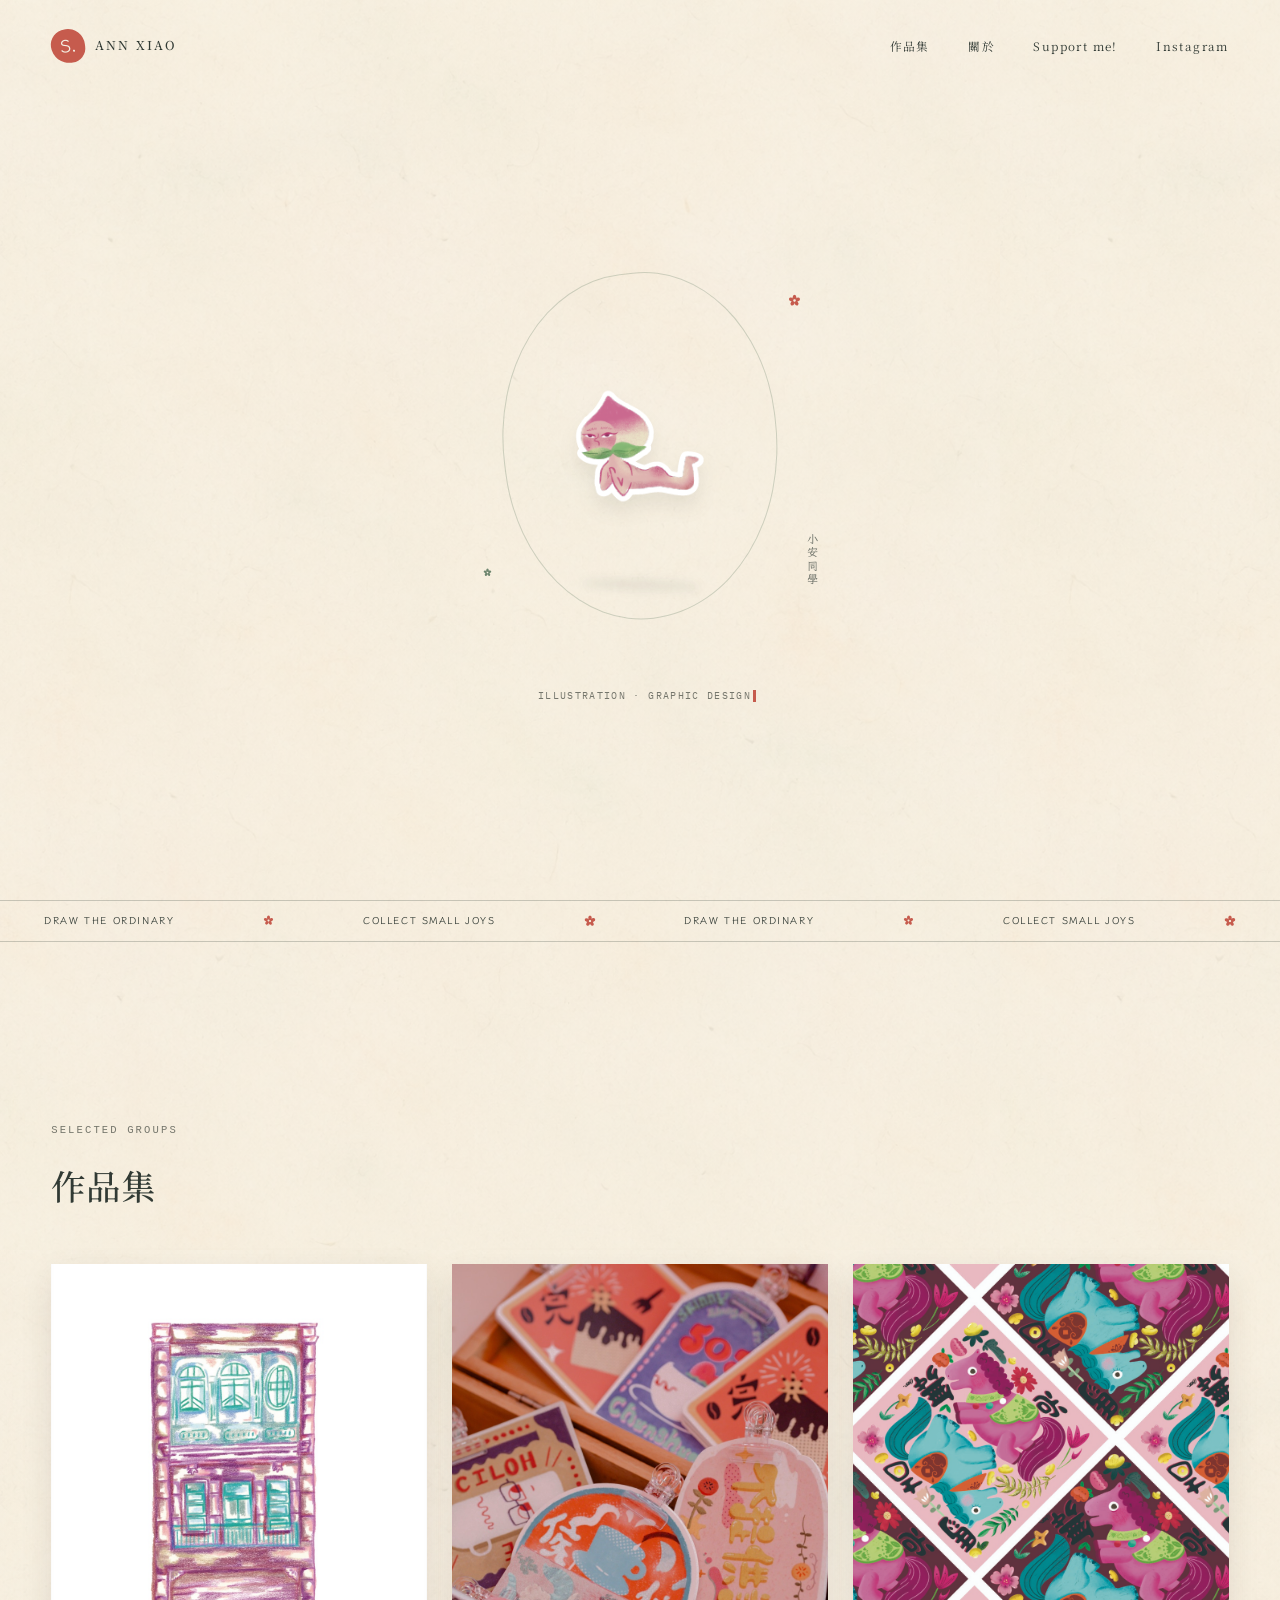
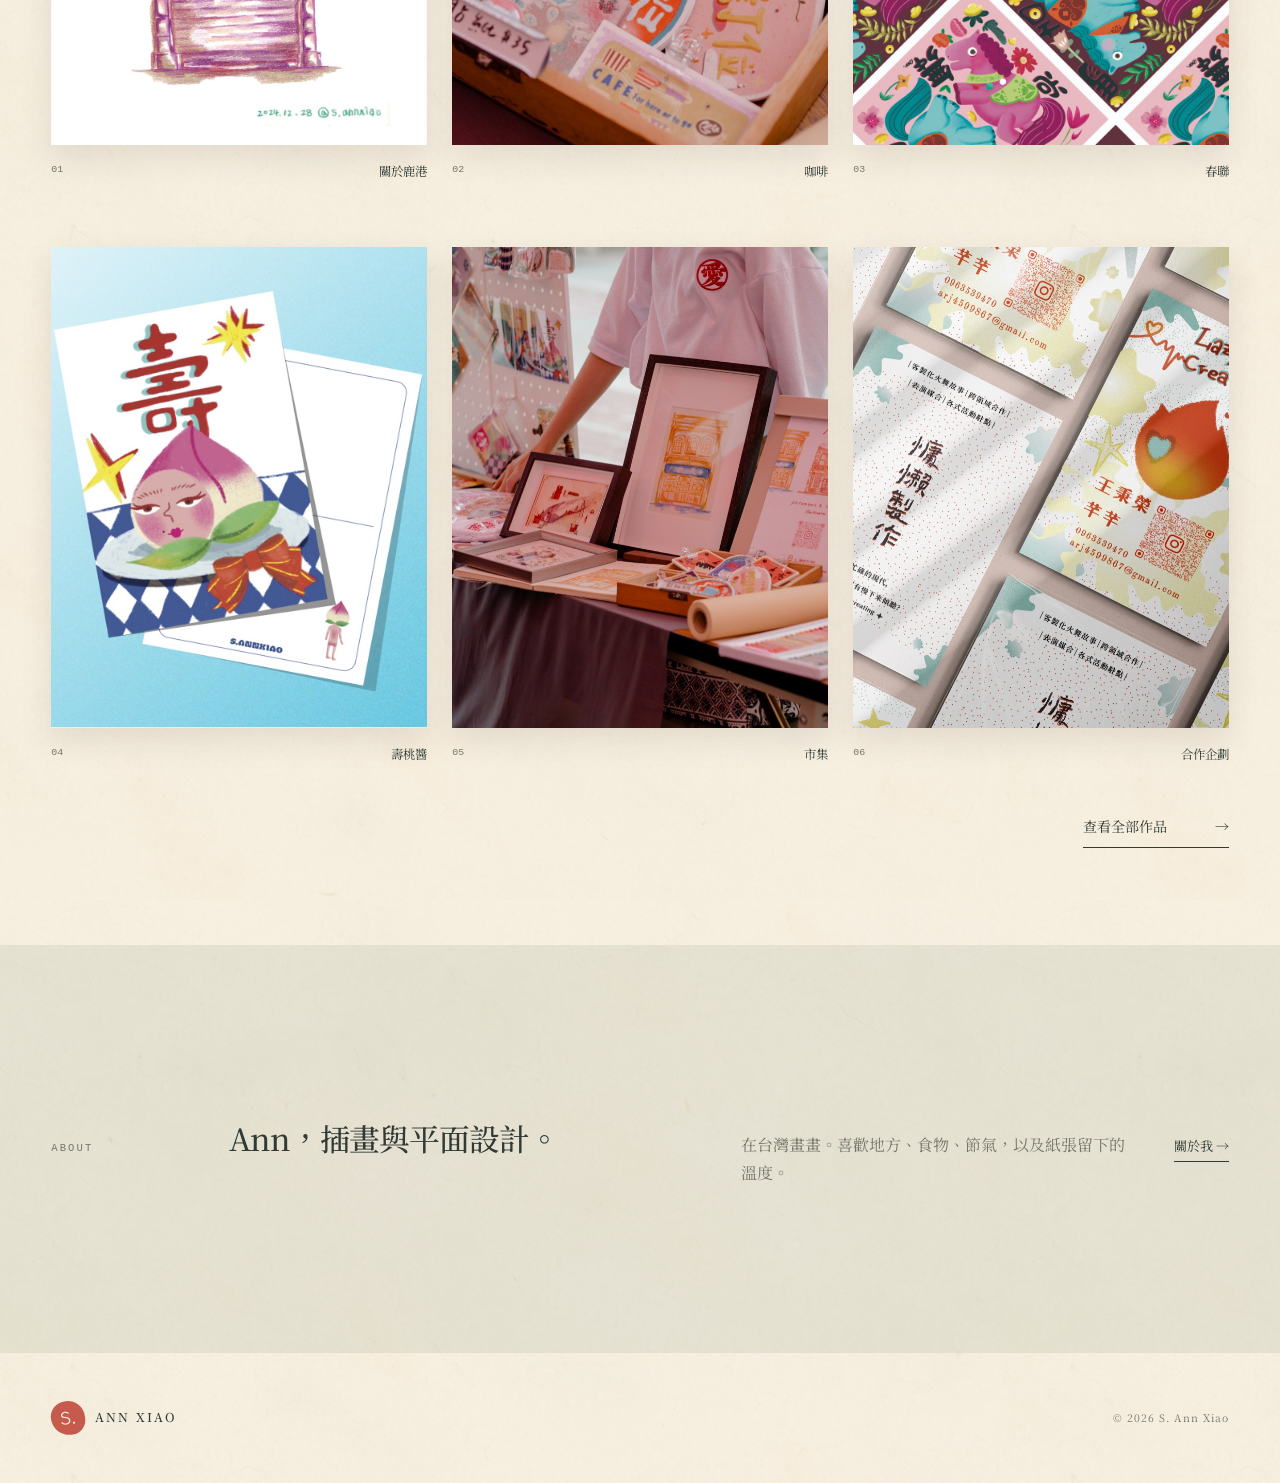
<file: index.html>
<!doctype html>
<html lang="zh-Hant">
  <head>
    <meta charset="UTF-8" />
    <meta name="viewport" content="width=device-width, initial-scale=1" />
    <meta name="theme-color" content="#f4efe3" />
    <meta name="description" content="S. Ann Xiao — 插畫與平面設計作品集。" />
    <meta property="og:title" content="S. Ann Xiao — Illustration Portfolio" />
    <meta property="og:description" content="鹿港女兒小安同學的插畫與平面設計作品集。" />
    <meta property="og:type" content="website" />
    <meta property="og:url" content="https://sinhannxiao.github.io/s-annxiao/" />
    <meta property="og:image" content="https://sinhannxiao.github.io/s-annxiao/src/assets/images/web/share-card-front.png" />
    <meta property="og:image:secure_url" content="https://sinhannxiao.github.io/s-annxiao/src/assets/images/web/share-card-front.png" />
    <meta property="og:image:type" content="image/png" />
    <meta property="og:image:width" content="1200" />
    <meta property="og:image:height" content="630" />
    <meta property="og:image:alt" content="小安同學紅色花朵格紋名片插畫" />
    <meta name="twitter:card" content="summary_large_image" />
    <meta name="twitter:title" content="S. Ann Xiao — Illustration Portfolio" />
    <meta name="twitter:description" content="鹿港女兒小安同學的插畫與平面設計作品集。" />
    <meta name="twitter:image" content="https://sinhannxiao.github.io/s-annxiao/src/assets/images/web/share-card-front.png" />
    <title>S. Ann Xiao — Illustration &amp; Design</title>
    <link rel="icon" href="src/assets/images/projects/peach-bun/%E8%B3%80.png" />
    <link rel="preload" href="src/assets/images/ui/paper-texture.jpg" as="image" />
    <link rel="preconnect" href="https://fonts.googleapis.com" />
    <link rel="preconnect" href="https://fonts.gstatic.com" crossorigin />
    <link href="https://fonts.googleapis.com/css2?family=IBM+Plex+Mono:wght@400&amp;family=LXGW+WenKai+TC:wght@400&amp;family=Noto+Serif+TC:wght@400;500&amp;display=swap" rel="stylesheet" />
    <link rel="stylesheet" href="src/styles.css?v=20260907-2" />
    <script src="src/main.js?v=20260907-2" defer></script>
  </head>
  <body>
    <a class="skip-link" href="#main">跳到主要內容</a>
    <header class="site-header page-shell">
      <a class="brand" href="index.html" aria-label="首頁"><span class="brand-mark">s.</span><span>ann xiao</span></a>
      <nav class="site-nav" aria-label="主要選單">
        <a href="works/index.html">作品集</a>
        <a href="about/index.html">關於</a>
        <a href="https://myship.7-11.com.tw/general/detail/GM2601152085124" target="_blank" rel="noreferrer">Support me!</a>
        <a href="https://www.instagram.com/s.annxiao/" target="_blank" rel="noreferrer">Instagram</a>
      </nav>
    </header>

    <main id="main">
      <section class="home-hero page-shell">
        <div class="home-object" data-reveal>
          <div class="home-art-vignette">
            <span class="flower-icon hero-flower hero-flower-one" aria-hidden="true"></span>
            <span class="flower-icon hero-flower hero-flower-two" aria-hidden="true"></span>
            <img src="src/assets/images/projects/peach-bun/%E8%BA%BA.png" alt="躺著休息的壽桃角色插畫" width="239" height="336" />
            <p class="hero-signature">小安同學</p>
          </div>
          <p class="typing-line" data-typewriter="ILLUSTRATION · GRAPHIC DESIGN" aria-label="Illustration · Graphic Design"><span data-typewriter-output aria-hidden="true">ILLUSTRATION · GRAPHIC DESIGN</span></p>
        </div>
      </section>

      <div class="flower-marquee" aria-hidden="true">
        <div class="flower-track">
          <div class="flower-line"><span>draw the ordinary</span><i class="flower-icon"></i><span>collect small joys</span><i class="flower-icon"></i><span>draw the ordinary</span><i class="flower-icon"></i><span>collect small joys</span><i class="flower-icon"></i></div>
          <div class="flower-line"><span>draw the ordinary</span><i class="flower-icon"></i><span>collect small joys</span><i class="flower-icon"></i><span>draw the ordinary</span><i class="flower-icon"></i><span>collect small joys</span><i class="flower-icon"></i></div>
        </div>
      </div>

      <section class="home-work page-shell" aria-labelledby="home-work-title">
        <header class="minimal-heading" data-reveal>
          <div><p class="eyebrow">Selected groups</p><h2 id="home-work-title">作品集</h2></div>
        </header>
        <div class="cover-grid">
          <a class="cover" href="works/project.html?collection=lukang" data-reveal><div><img src="src/assets/images/web/lukang-building.jpg" alt="五銅街屋插畫" loading="lazy" /></div><span><b>01</b> 關於鹿港</span></a>
          <a class="cover" href="works/project.html?collection=coffee" data-reveal><div><img src="src/assets/images/web/coffee-market.jpg" alt="咖啡出展商品照" loading="lazy" /></div><span><b>02</b> 咖啡</span></a>
          <a class="cover" href="works/project.html?collection=new-year" data-reveal><div><img src="src/assets/images/web/newyear-horse-3.jpg" alt="馬年 2026 插畫" loading="lazy" /></div><span><b>03</b> 春聯</span></a>
          <a class="cover" href="works/project.html?collection=peach-bun" data-reveal><div><img src="src/assets/images/web/peach-blue.jpg" alt="藍色壽桃角色" loading="lazy" /></div><span><b>04</b> 壽桃醬</span></a>
          <a class="cover" href="works/project.html?collection=market" data-reveal><div><img src="src/assets/images/web/market-round-table.jpg" alt="Round Table 市集出展" loading="lazy" /></div><span><b>05</b> 市集</span></a>
          <a class="cover" href="works/project.html?collection=collaboration" data-reveal><div><img src="src/assets/images/web/collaboration-mockup.jpg" alt="Lazyprod 合作名片設計" loading="lazy" /></div><span><b>06</b> 合作企劃</span></a>
        </div>
        <a class="all-work-link" href="works/index.html">查看全部作品 <span>→</span></a>
      </section>

      <section id="about" class="home-about">
        <div class="page-shell home-about-inner" data-reveal>
          <p class="eyebrow">About</p><h2>Ann，插畫與平面設計。</h2>
          <p>在台灣畫畫。喜歡地方、食物、節氣，以及紙張留下的溫度。</p>
          <a href="about/index.html">關於我 →</a>
        </div>
      </section>
    </main>
    <footer class="site-footer page-shell"><a class="brand" href="index.html"><span class="brand-mark">s.</span><span>ann xiao</span></a><p>© <span id="year"></span> S. Ann Xiao</p></footer>
  </body>
</html>
</file>
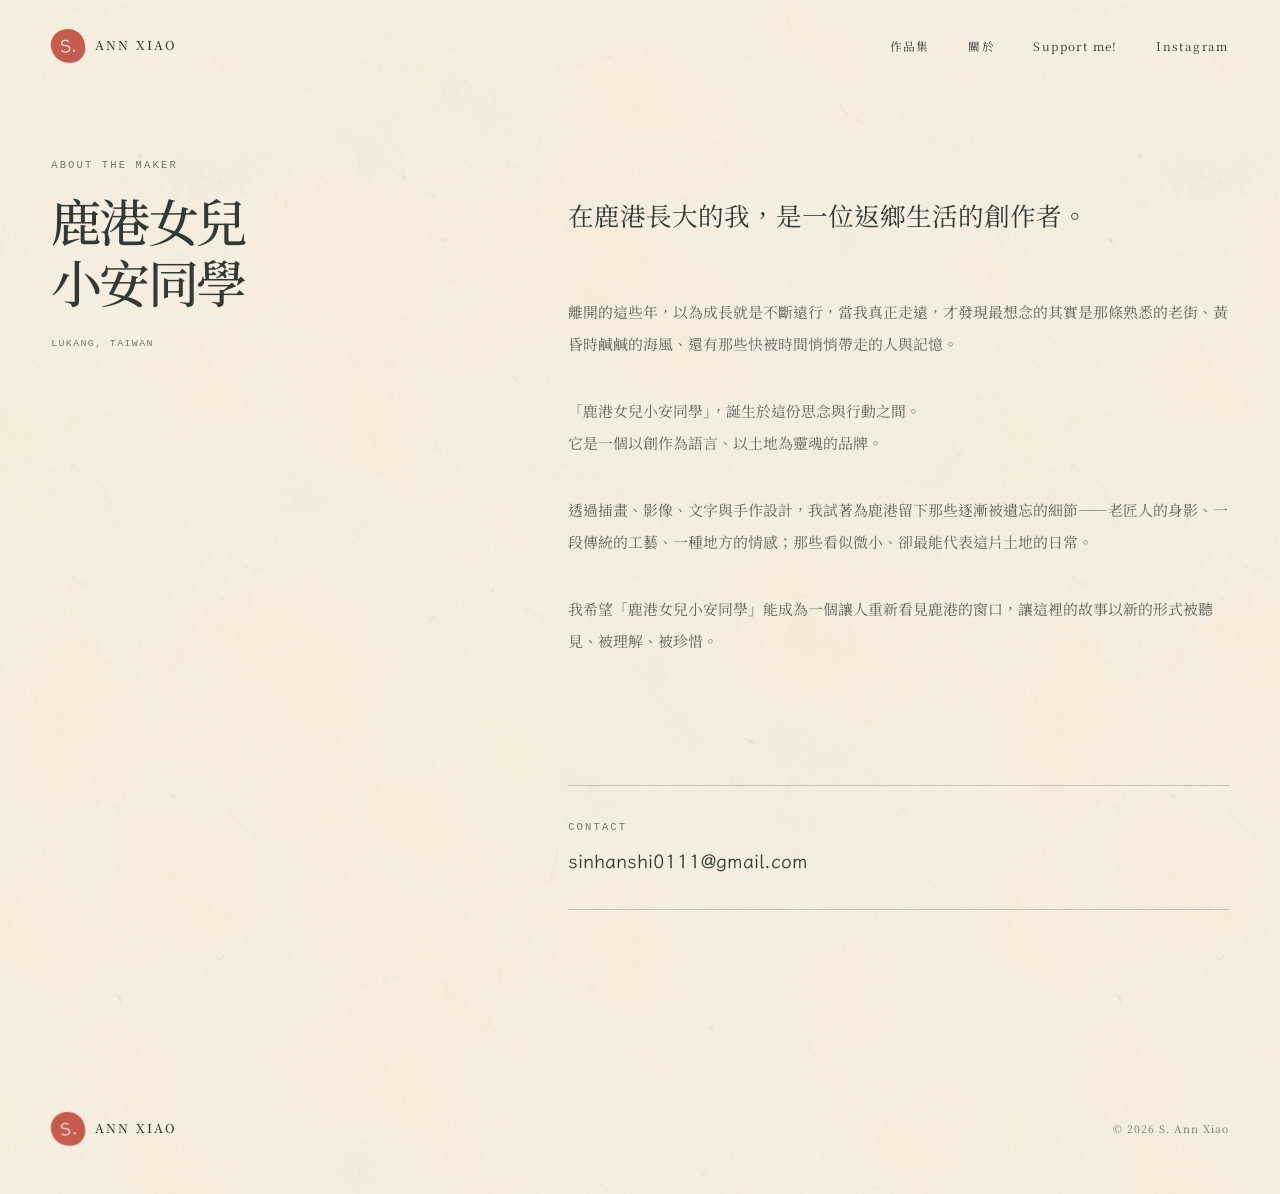
<file: about/index.html>
<!doctype html>
<html lang="zh-Hant">
  <head>
    <meta charset="UTF-8" />
    <meta name="viewport" content="width=device-width, initial-scale=1" />
    <meta name="theme-color" content="#f4efe3" />
    <meta name="description" content="關於鹿港女兒小安同學——一位返鄉生活的鹿港創作者。" />
    <title>關於 — S. Ann Xiao</title>
    <link rel="icon" href="../src/assets/images/projects/peach-bun/%E8%B3%80.png" />
    <link rel="preconnect" href="https://fonts.googleapis.com" />
    <link rel="preconnect" href="https://fonts.gstatic.com" crossorigin />
    <link href="https://fonts.googleapis.com/css2?family=LXGW+WenKai+TC:wght@400&amp;family=Noto+Serif+TC:wght@400;500&amp;display=swap" rel="stylesheet" />
    <link rel="stylesheet" href="../src/styles.css?v=20260907-2" />
    <script src="../src/main.js?v=20260907-2" defer></script>
  </head>
  <body>
    <a class="skip-link" href="#main">跳到主要內容</a>
    <header class="site-header page-shell">
      <a class="brand" href="../index.html"><span class="brand-mark">s.</span><span>ann xiao</span></a>
      <nav class="site-nav" aria-label="主要選單">
        <a href="../works/index.html">作品集</a>
        <a href="index.html" aria-current="page">關於</a>
        <a href="https://myship.7-11.com.tw/general/detail/GM2601152085124" target="_blank" rel="noreferrer">Support me!</a>
        <a href="https://www.instagram.com/s.annxiao/" target="_blank" rel="noreferrer">Instagram</a>
      </nav>
    </header>

    <main id="main" class="about-page page-shell">
      <aside class="about-title" data-reveal>
        <p class="eyebrow">About the maker</p>
        <h1>鹿港女兒<br />小安同學</h1>
        <p class="about-place">Lukang, Taiwan</p>
      </aside>

      <article class="about-story" data-reveal>
        <p class="about-lead">在鹿港長大的我，是一位返鄉生活的創作者。</p>
        <p>
          離開的這些年，以為成長就是不斷遠行，當我真正走遠，才發現最想念的其實是那條熟悉的老街、黃昏時鹹鹹的海風、還有那些快被時間悄悄帶走的人與記憶。
        </p>
        <p>
          「鹿港女兒小安同學」，誕生於這份思念與行動之間。<br />
          它是一個以創作為語言、以土地為靈魂的品牌。
        </p>
        <p>
          透過插畫、影像、文字與手作設計，我試著為鹿港留下那些逐漸被遺忘的細節——老匠人的身影、一段傳統的工藝、一種地方的情感；那些看似微小、卻最能代表這片土地的日常。
        </p>
        <p>
          我希望「鹿港女兒小安同學」能成為一個讓人重新看見鹿港的窗口，讓這裡的故事以新的形式被聽見、被理解、被珍惜。
        </p>

        <div class="about-contact">
          <p class="eyebrow">Contact</p>
          <a href="mailto:sinhanshi0111@gmail.com">sinhanshi0111@gmail.com</a>
        </div>

      </article>
    </main>

    <footer class="site-footer page-shell">
      <a class="brand" href="../index.html"><span class="brand-mark">s.</span><span>ann xiao</span></a>
      <p>© <span id="year"></span> S. Ann Xiao</p>
    </footer>
  </body>
</html>
</file>
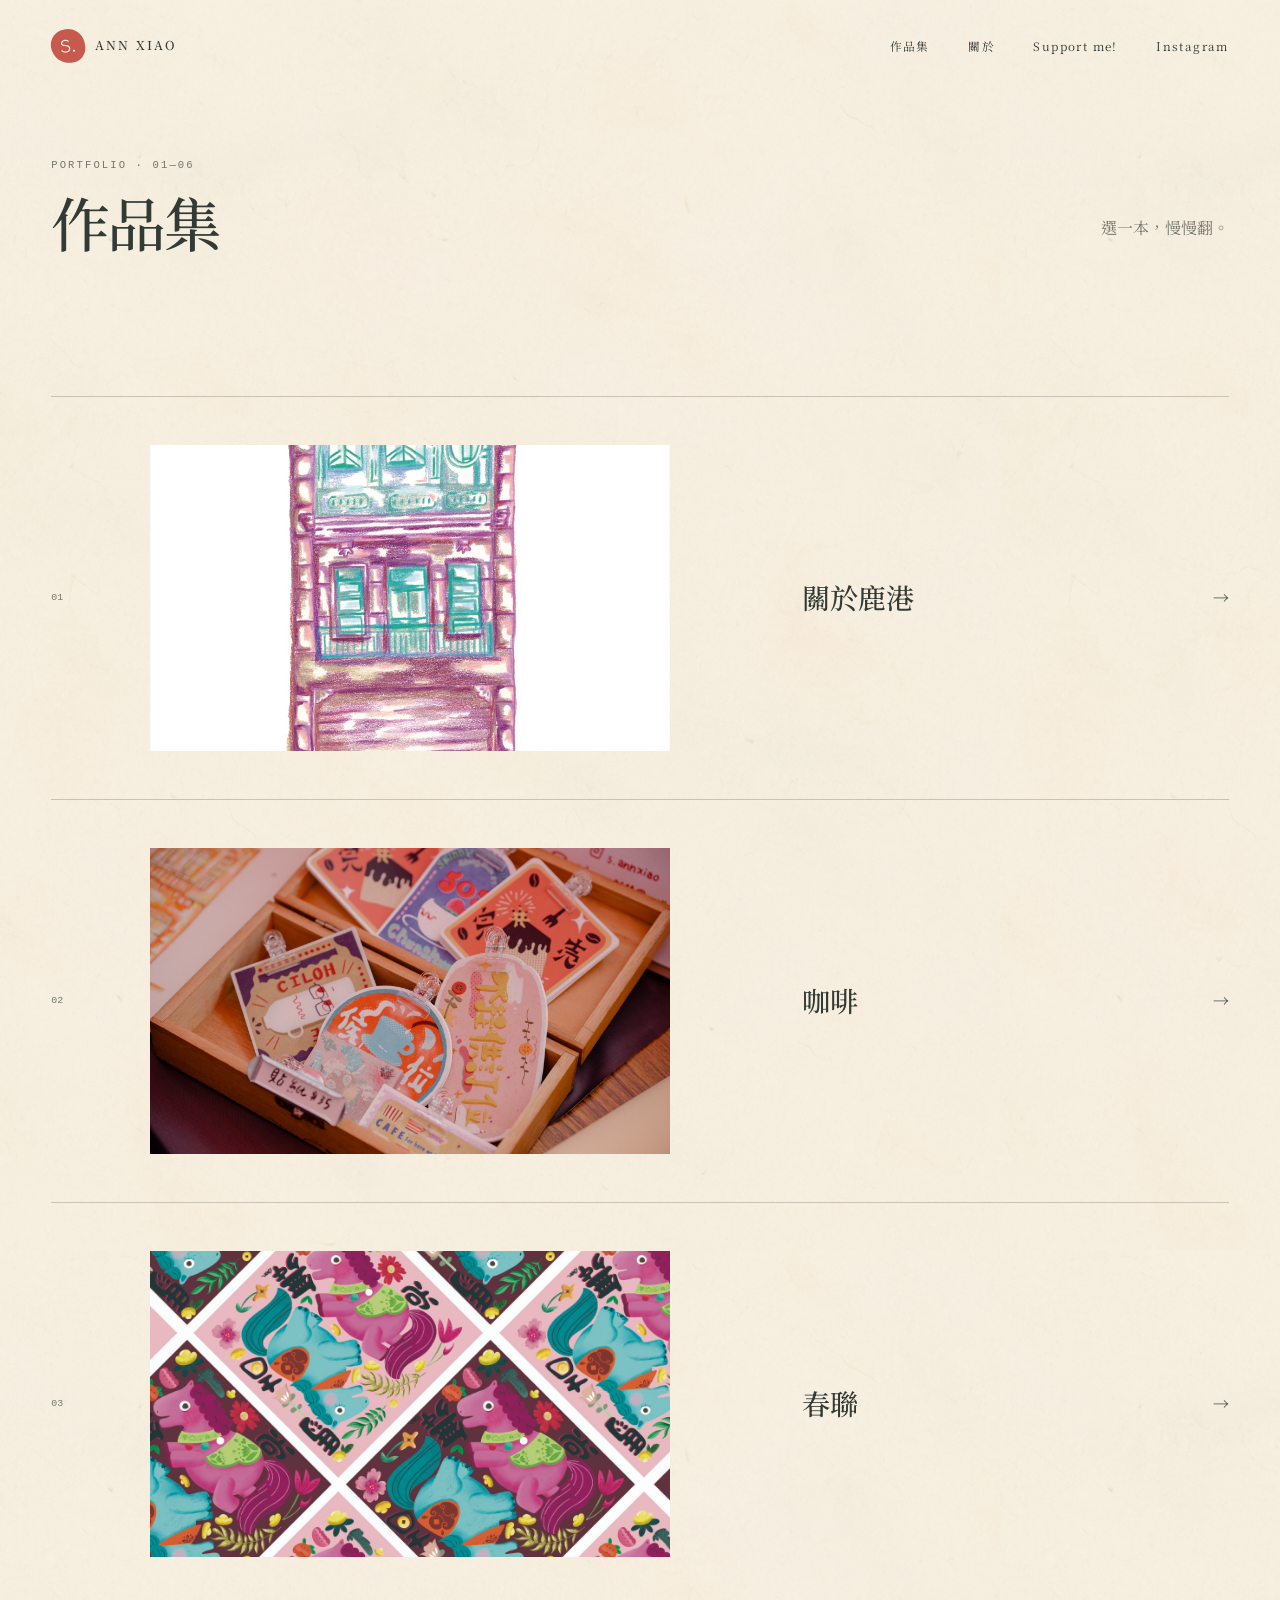
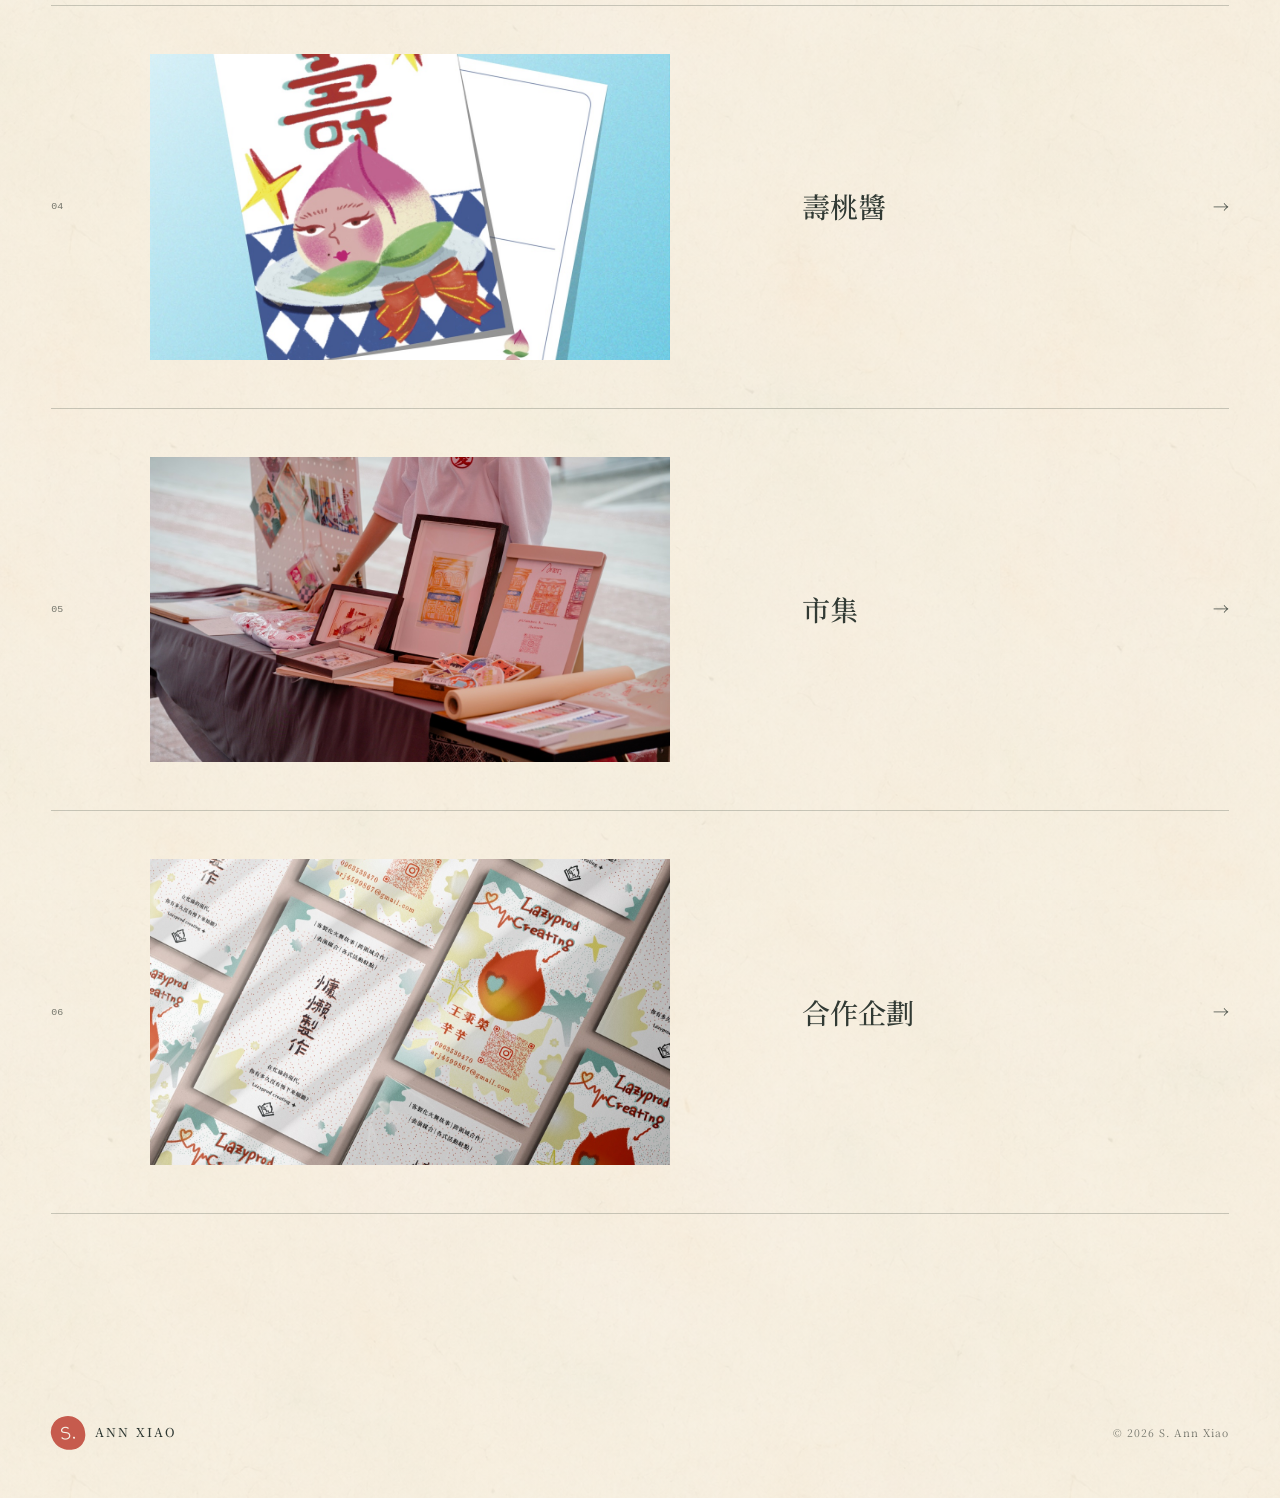
<file: works/index.html>
<!doctype html>
<html lang="zh-Hant">
  <head>
    <meta charset="UTF-8" />
    <meta name="viewport" content="width=device-width, initial-scale=1" />
    <meta name="theme-color" content="#f4efe3" />
    <meta name="description" content="S. Ann Xiao 的完整插畫與平面設計作品集。" />
    <title>作品集 — S. Ann Xiao</title>
    <link rel="icon" href="../src/assets/images/projects/peach-bun/%E8%B3%80.png" />
    <link rel="preconnect" href="https://fonts.googleapis.com" />
    <link rel="preconnect" href="https://fonts.gstatic.com" crossorigin />
    <link href="https://fonts.googleapis.com/css2?family=LXGW+WenKai+TC:wght@400&amp;family=Noto+Serif+TC:wght@400;500&amp;display=swap" rel="stylesheet" />
    <link rel="stylesheet" href="../src/styles.css?v=20260907-2" />
    <script src="../src/main.js?v=20260907-2" defer></script>
  </head>
  <body>
    <a class="skip-link" href="#main">跳到主要內容</a>
    <header class="site-header page-shell">
      <a class="brand" href="../index.html"><span class="brand-mark">s.</span><span>ann xiao</span></a>
      <nav class="site-nav" aria-label="主要選單"><a href="index.html">作品集</a><a href="../about/index.html">關於</a><a href="https://myship.7-11.com.tw/general/detail/GM2601152085124" target="_blank" rel="noreferrer">Support me!</a><a href="https://www.instagram.com/s.annxiao/" target="_blank" rel="noreferrer">Instagram</a></nav>
    </header>
    <main id="main" class="page-shell">
      <section class="works-intro" data-reveal><div><p class="eyebrow">Portfolio · 01—06</p><h1>作品集</h1></div><p>選一本，慢慢翻。</p></section>
      <section class="collection-list" aria-label="作品分類">
        <a class="collection-row" href="project.html?collection=lukang" data-reveal><span>01</span><div class="collection-thumb"><img src="../src/assets/images/web/lukang-building.jpg" alt="五銅街屋插畫" /></div><h2>關於鹿港</h2><i>→</i></a>
        <a class="collection-row" href="project.html?collection=coffee" data-reveal><span>02</span><div class="collection-thumb"><img src="../src/assets/images/web/coffee-market.jpg" alt="咖啡出展商品照" /></div><h2>咖啡</h2><i>→</i></a>
        <a class="collection-row" href="project.html?collection=new-year" data-reveal><span>03</span><div class="collection-thumb"><img src="../src/assets/images/web/newyear-horse-3.jpg" alt="馬年 2026 插畫" /></div><h2>春聯</h2><i>→</i></a>
        <a class="collection-row" href="project.html?collection=peach-bun" data-reveal><span>04</span><div class="collection-thumb"><img src="../src/assets/images/web/peach-blue.jpg" alt="藍色壽桃角色" /></div><h2>壽桃醬</h2><i>→</i></a>
        <a class="collection-row" href="project.html?collection=market" data-reveal><span>05</span><div class="collection-thumb"><img src="../src/assets/images/web/market-round-table.jpg" alt="Round Table 市集出展" /></div><h2>市集</h2><i>→</i></a>
        <a class="collection-row" href="project.html?collection=collaboration" data-reveal><span>06</span><div class="collection-thumb"><img src="../src/assets/images/web/collaboration-mockup.jpg" alt="Lazyprod 合作名片設計" /></div><h2>合作企劃</h2><i>→</i></a>
      </section>
    </main>
    <footer class="site-footer page-shell"><a class="brand" href="../index.html"><span class="brand-mark">s.</span><span>ann xiao</span></a><p>© <span id="year"></span> S. Ann Xiao</p></footer>
  </body>
</html>
</file>
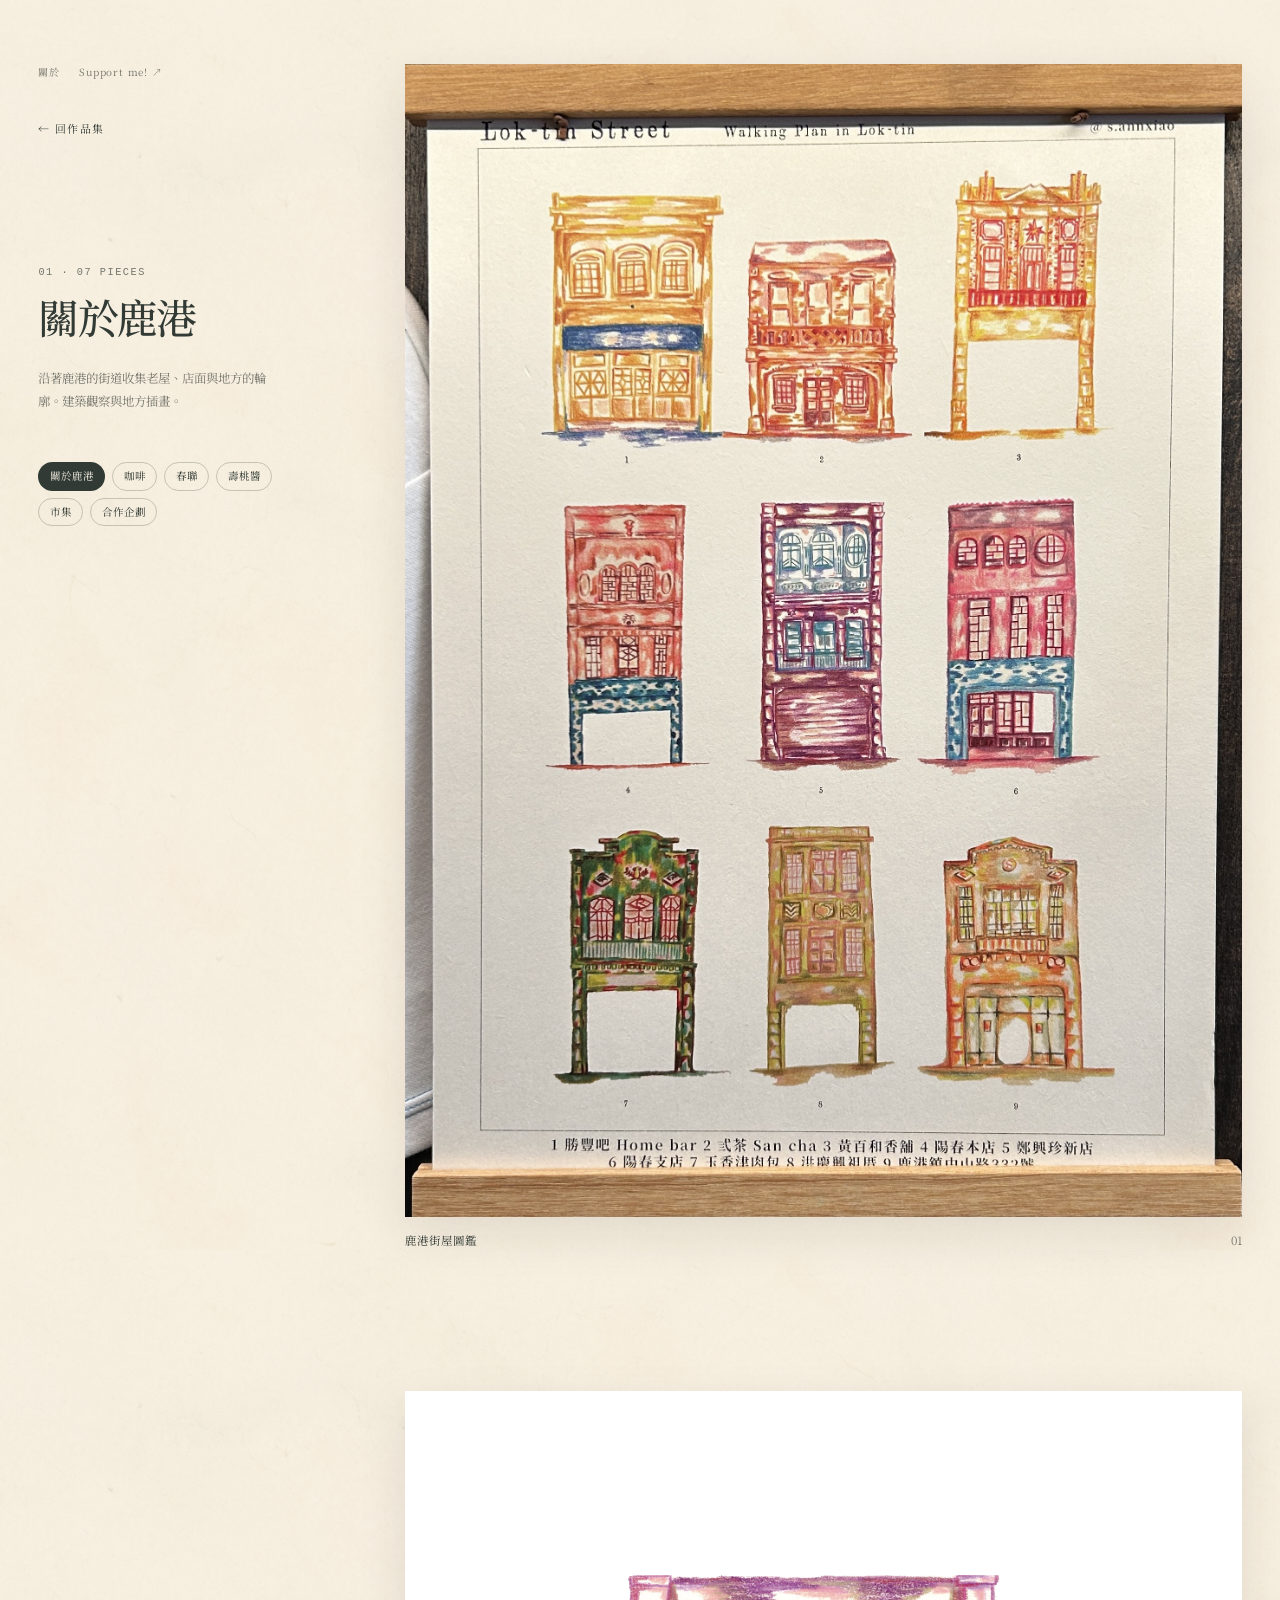
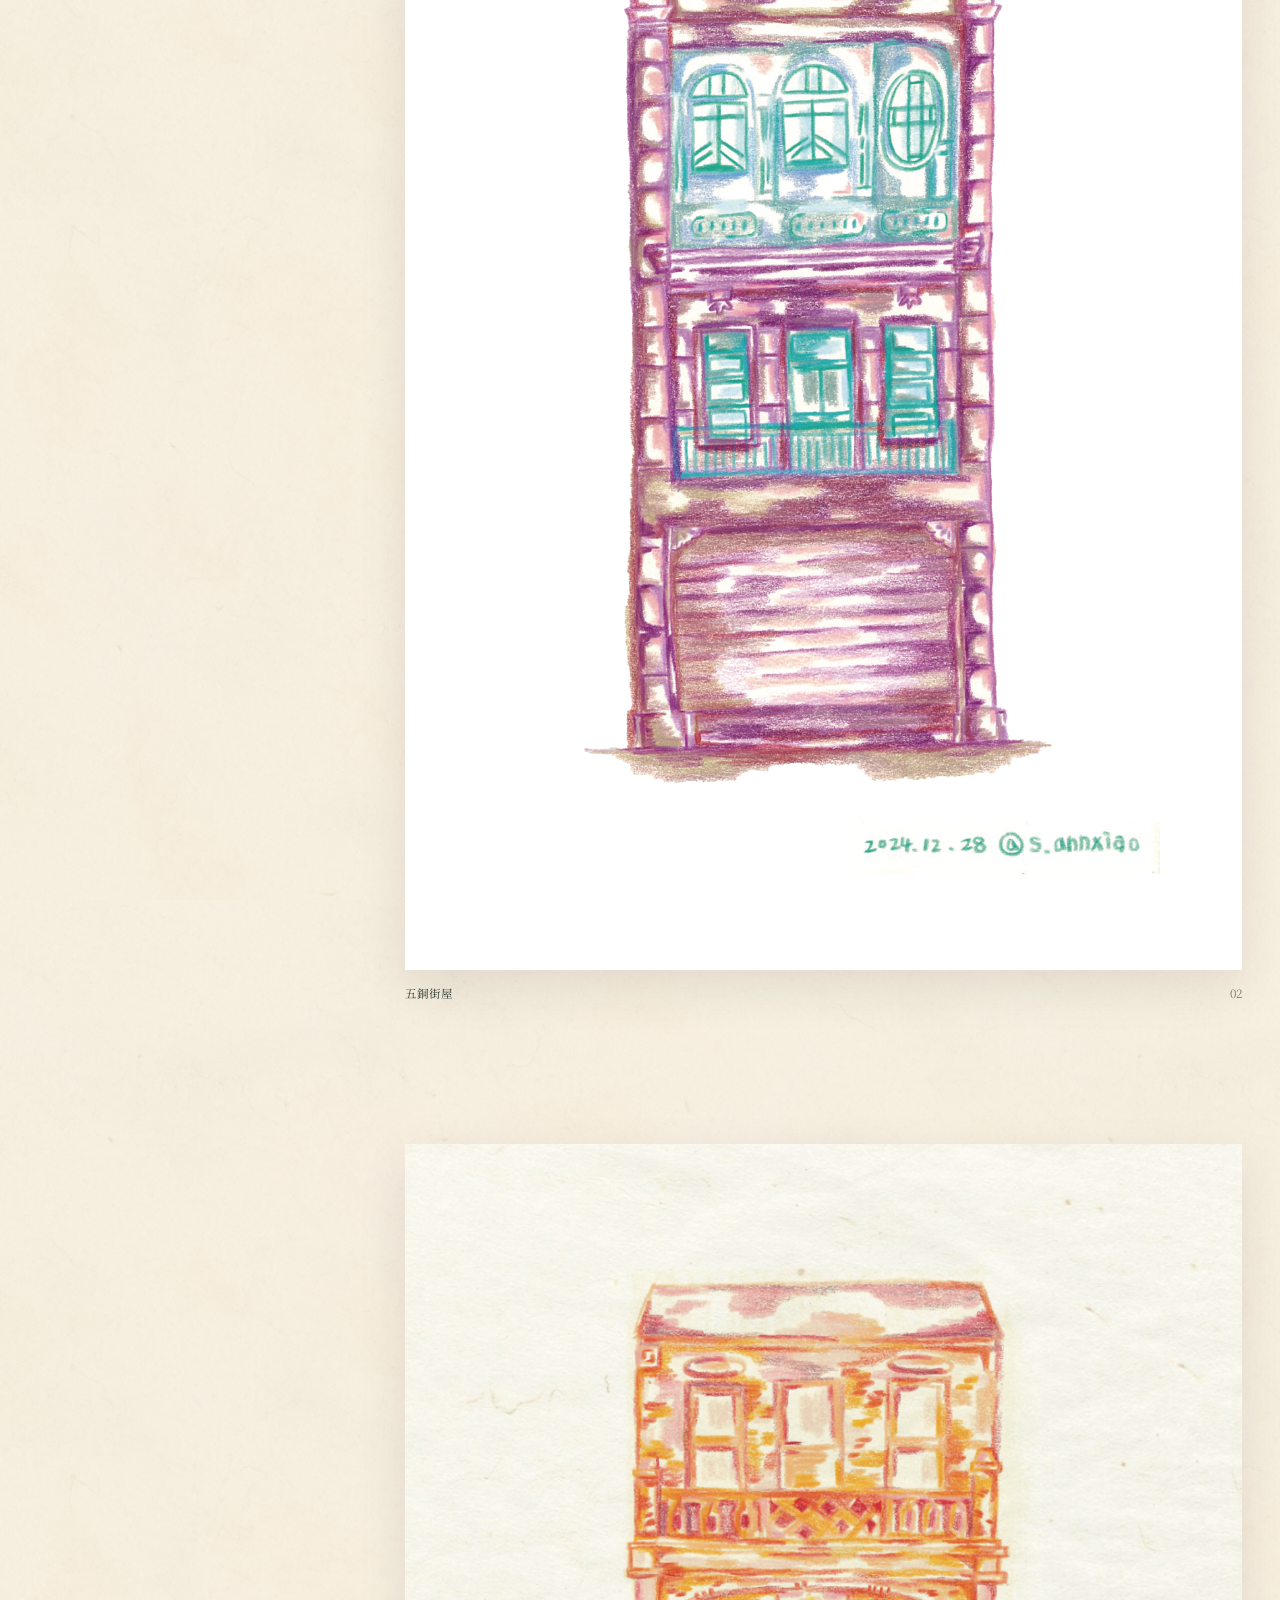
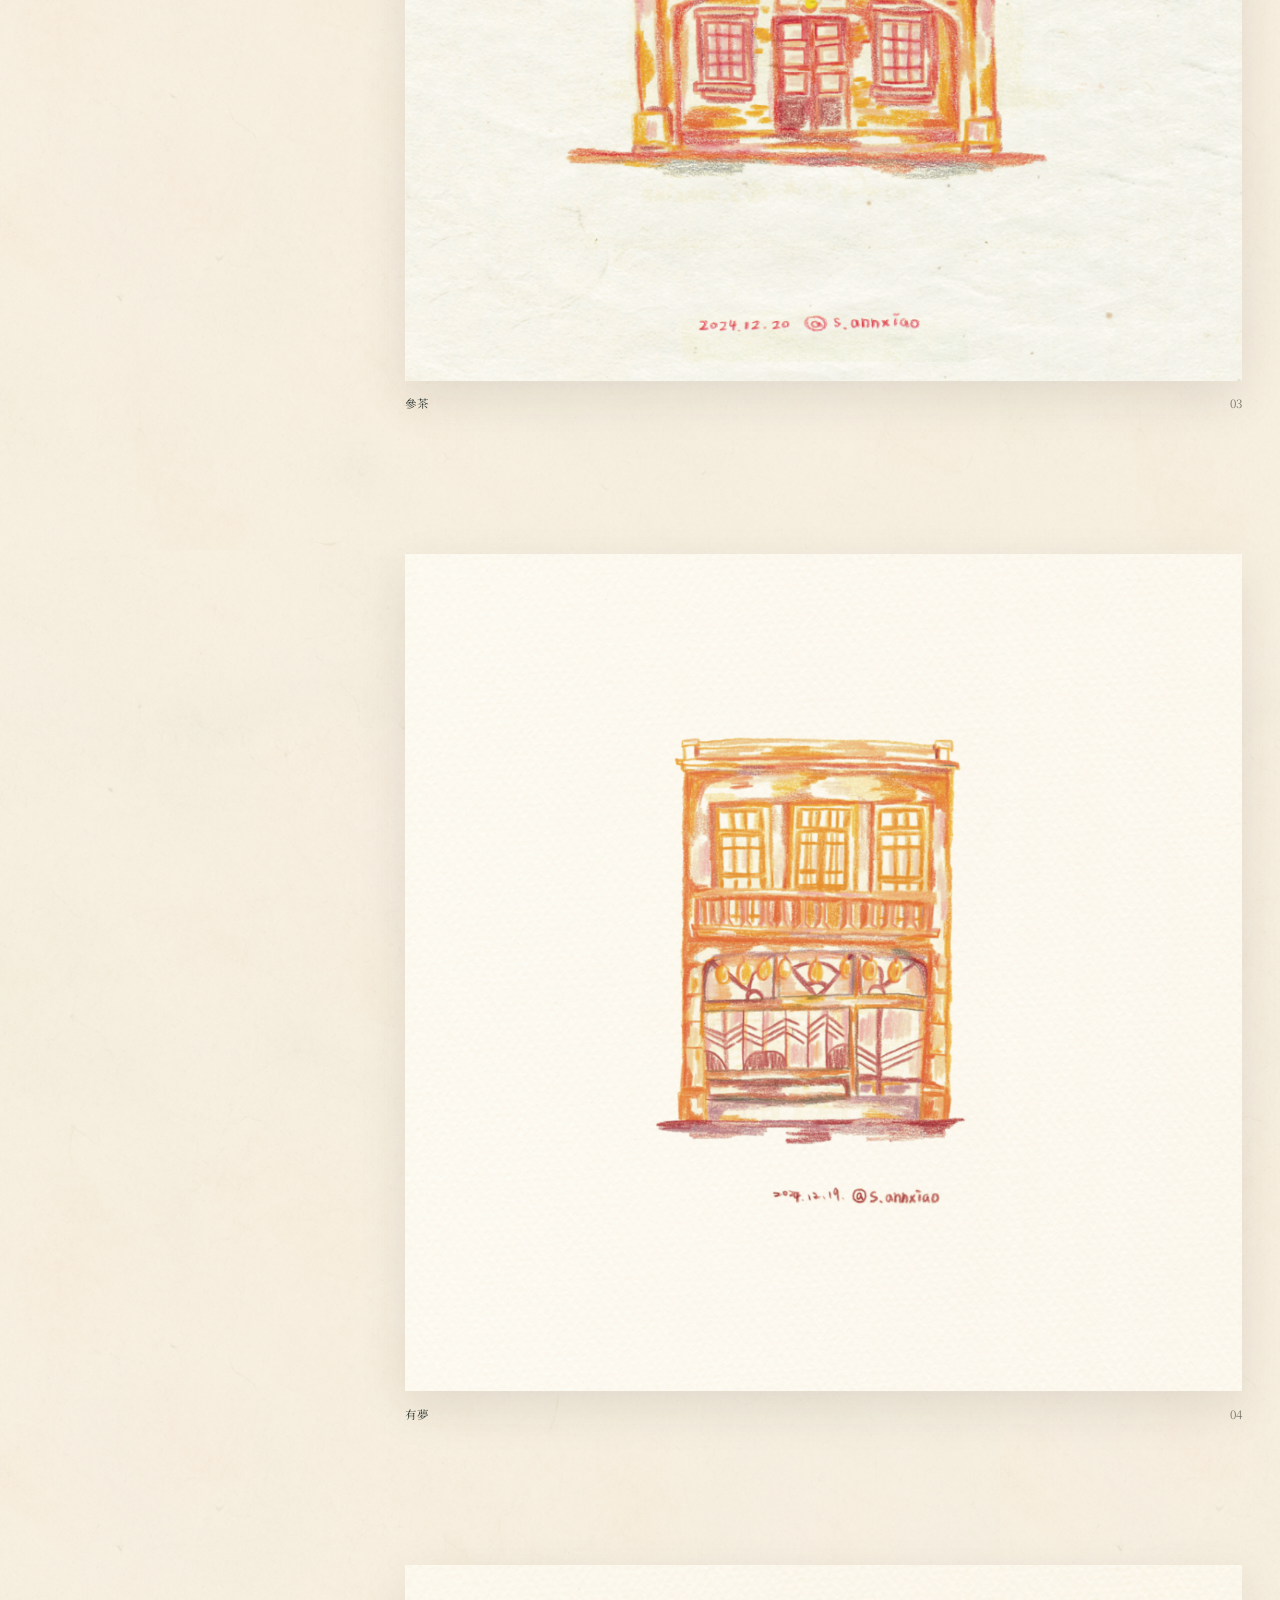
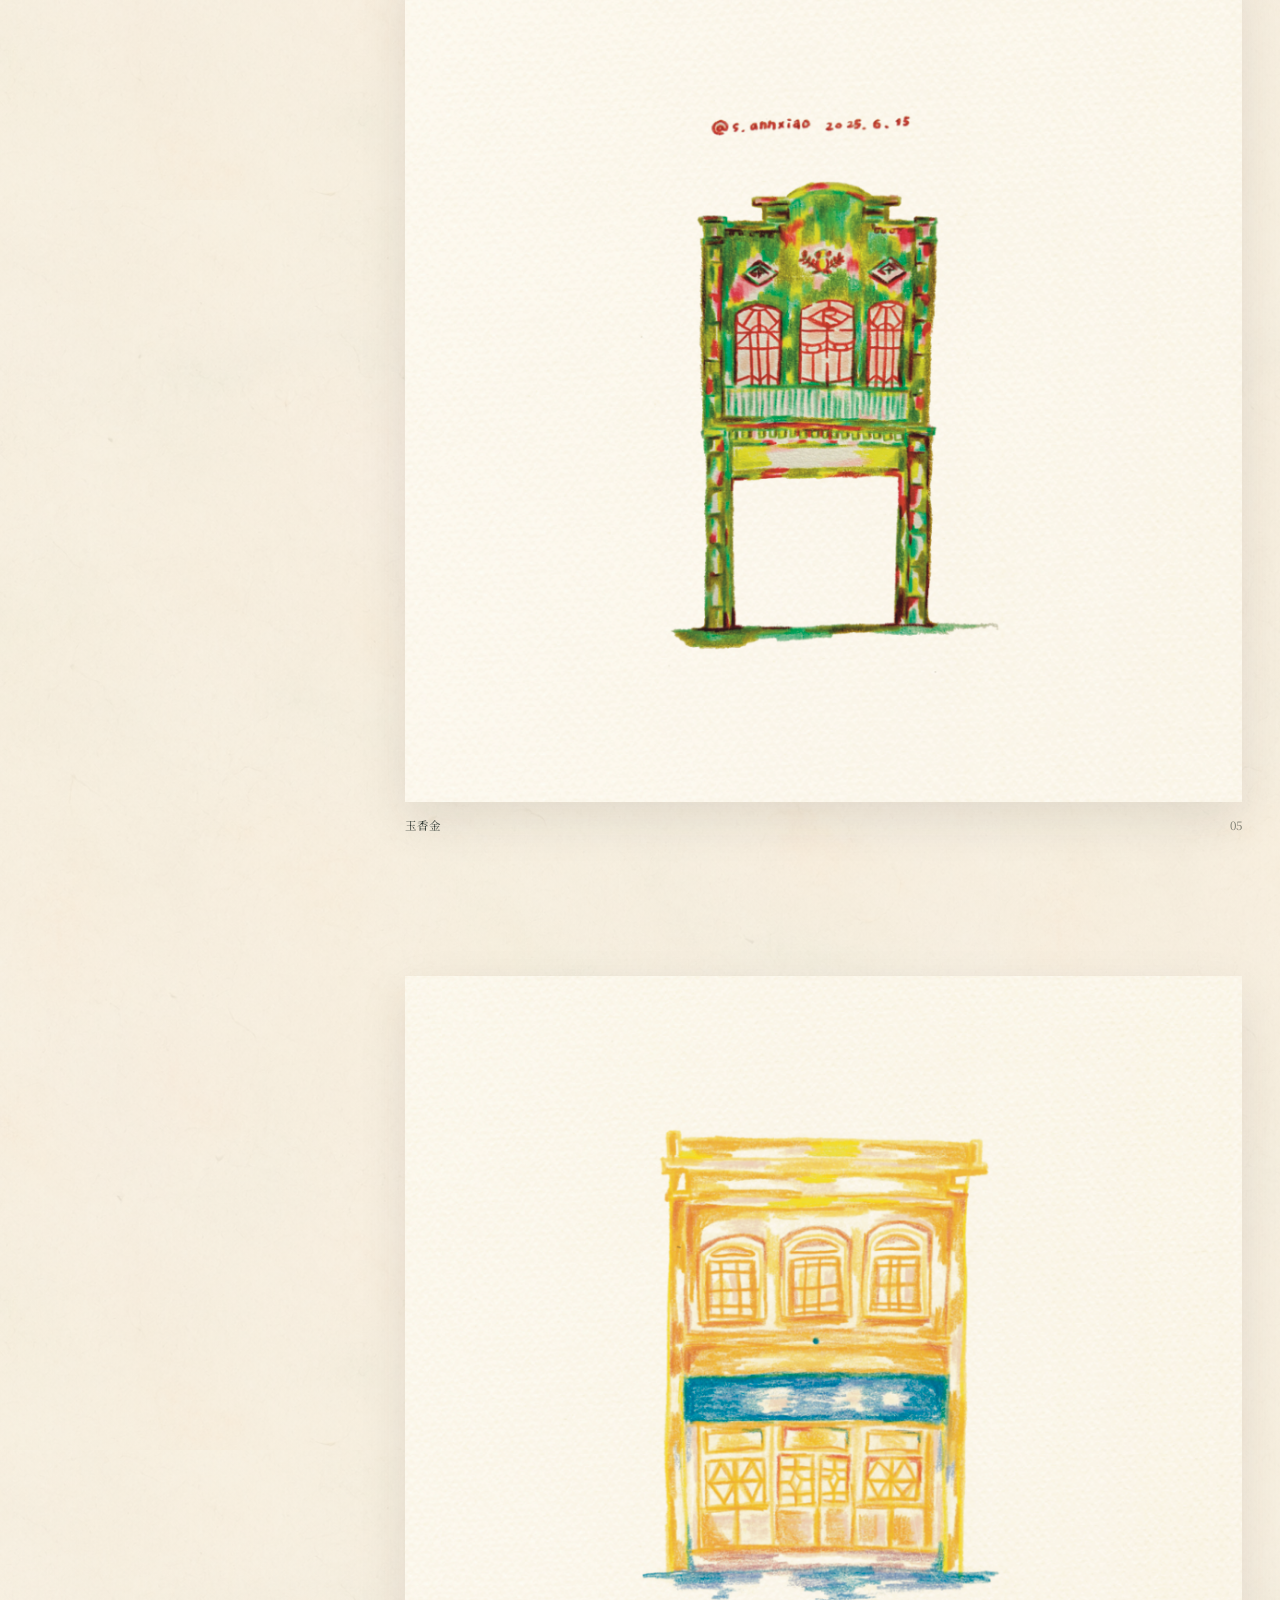
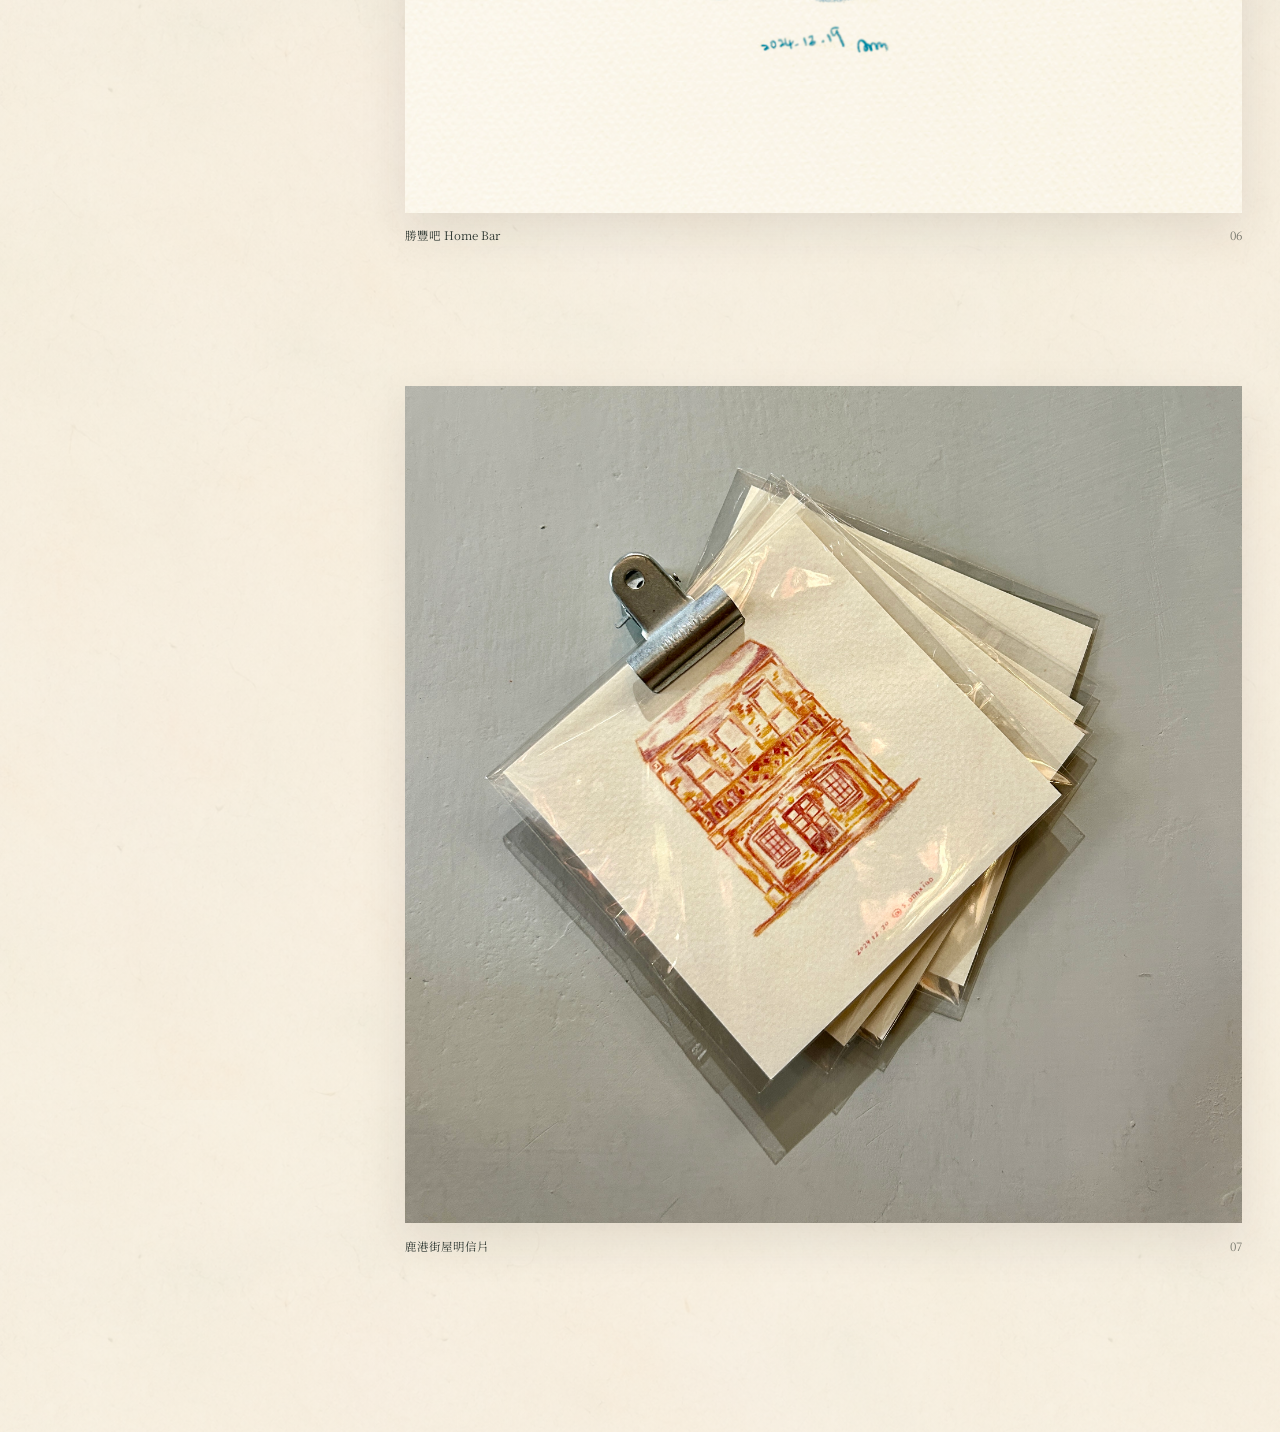
<file: works/project.html>
<!doctype html>
<html lang="zh-Hant">
  <head>
    <meta charset="UTF-8" />
    <meta name="viewport" content="width=device-width, initial-scale=1" />
    <meta name="theme-color" content="#f4efe3" />
    <meta name="description" content="S. Ann Xiao 插畫作品集。" />
    <title>作品 — S. Ann Xiao</title>
    <link rel="icon" href="../src/assets/images/projects/peach-bun/%E8%B3%80.png" />
    <link rel="preconnect" href="https://fonts.googleapis.com" />
    <link rel="preconnect" href="https://fonts.gstatic.com" crossorigin />
    <link href="https://fonts.googleapis.com/css2?family=LXGW+WenKai+TC:wght@400&amp;family=Noto+Serif+TC:wght@400;500&amp;display=swap" rel="stylesheet" />
    <link rel="stylesheet" href="../src/styles.css?v=20260907-2" />
    <script src="../src/collections.js?v=20260907-2" defer></script>
    <script src="../src/project.js?v=20260907-2" defer></script>
  </head>
  <body class="project-page">
    <main id="main" class="project-shell project-view">
      <aside class="project-aside">
        <div class="project-utility"><a href="../about/index.html">關於</a><a href="https://myship.7-11.com.tw/general/detail/GM2601152085124" target="_blank" rel="noreferrer">Support me! ↗</a></div>
        <a class="back-link" href="index.html">← 回作品集</a>
        <p id="project-count" class="project-count"></p><h1 id="project-title"></h1><p id="project-description" class="project-description"></p>
        <nav id="project-jump" class="project-jump" aria-label="切換作品分類"></nav>
      </aside>
      <section id="art-stream" class="art-stream" aria-live="polite"></section>
    </main>
  </body>
</html>
</file>
<file: src/styles.css>
:root {
  --paper: #f5f0e5; --paper-deep: #e7dece; --ink: #313a34; --muted: #75766c;
  --red: #c65b4d; --green: #6d856e; --line: rgba(49,58,52,.24);
  --serif: "Noto Serif TC", "Source Han Serif TC", "Source Han Serif", "Songti TC", "STSong", "PMingLiU", "MingLiU", serif;
  --hand: "LXGW WenKai TC", "LXGW WenKai", "Klee One", "Kaiti TC", "STKaiti", "KaiTi", "DFKai-SB", "BiauKai", cursive;
}
* { box-sizing: border-box; }
html { scroll-behavior: smooth; }
body { margin: 0; color: var(--ink); background: linear-gradient(rgba(245,240,229,.68),rgba(245,240,229,.68)),url("assets/images/ui/paper-texture.jpg"); background-size: auto,1000px auto; font-family: var(--serif); font-size: 16px; font-synthesis: none; line-height: 1.75; }
img { display: block; max-width: 100%; }
a { color: inherit; text-decoration: none; }
::selection { background: #e8ca79; }
.page-shell { width: min(1240px,calc(100% - 8vw)); margin-inline: auto; }
.skip-link { position: fixed; z-index: 100; top: 1rem; left: 1rem; padding: .5rem 1rem; color: var(--paper); background: var(--ink); transform: translateY(-200%); }
.skip-link:focus { transform: none; }
.eyebrow { margin: 0 0 1rem; color: var(--muted); font-family: ui-monospace,monospace; font-size: .66rem; letter-spacing: .2em; text-transform: uppercase; }
.site-header { display: flex; height: 92px; align-items: center; justify-content: space-between; }
.brand { display: inline-flex; align-items: center; gap: .6rem; font-size: .77rem; font-weight: 500; letter-spacing: .17em; text-transform: uppercase; }
.brand-mark { display: grid; width: 2.15rem; height: 2.15rem; place-items: center; border-radius: 48% 52% 44% 56%; color: var(--paper); background: var(--red); font-family: var(--hand); font-size: 1.1rem; letter-spacing: 0; transform: rotate(-8deg); }
.site-nav { display: flex; align-items: center; gap: clamp(1.5rem,3vw,3rem); }
.site-nav a { font-size: .73rem; letter-spacing: .12em; }
.site-nav a:hover,.site-nav a:focus-visible { color: var(--red); }

.home-hero { display: flex; min-height: calc(100svh - 92px); padding-block: 4rem 7rem; align-items: center; justify-content: center; }
.home-object { display: flex; width: 100%; flex-direction: column; align-items: center; justify-content: center; gap: 2.4rem; }
.home-art-vignette { position: relative; display: grid; width: min(72vw,350px); height: min(48vh,410px); place-items: center; isolation: isolate; }
.home-art-vignette::before { position: absolute; z-index: -1; width: 78%; height: 84%; border: 1px solid rgba(109,133,110,.3); border-radius: 51% 46% 54% 48%; content: ""; transform: rotate(-7deg); }
.home-art-vignette::after { position: absolute; z-index: -1; bottom: 15%; width: 34%; height: 10px; border-radius: 50%; background: rgba(49,58,52,.09); content: ""; filter: blur(5px); transform: rotate(2deg); }
.home-art-vignette img { width: auto; height: auto; max-width: min(32vw,210px); max-height: 336px; object-fit: contain; filter: drop-shadow(0 12px 9px rgba(50,45,36,.08)); transition: transform 600ms cubic-bezier(.2,.7,.2,1); }
.home-art-vignette:hover img { transform: translateY(-3px) rotate(-1deg); }
.flower-icon { display: inline-block; width: .72rem; height: .72rem; flex: none; background: currentColor; -webkit-mask: url("assets/images/ui/cute-flower.svg") center/contain no-repeat; mask: url("assets/images/ui/cute-flower.svg") center/contain no-repeat; }
.hero-flower { position: absolute; width: .8rem; height: .8rem; color: var(--red); animation: hero-flower-drift 5.5s ease-in-out infinite; }
.hero-flower-one { top: 13%; right: 4%; }
.hero-flower-two { bottom: 18%; left: 5%; width: .62rem; height: .62rem; color: var(--green); animation-delay: -2.7s; }
.hero-signature { position: absolute; right: -1%; bottom: 16%; margin: 0; color: rgba(49,58,52,.72); font-family: var(--hand); font-size: .7rem; letter-spacing: .18em; line-height: 1; writing-mode: vertical-rl; }
.typing-line { width: 34ch; min-height: 1.4em; margin: 0; color: var(--muted); font-family: "IBM Plex Mono","SFMono-Regular",Consolas,monospace; font-size: clamp(.58rem,.75vw,.7rem); letter-spacing: .14em; line-height: 1.4; white-space: nowrap; }
.typing-line span { display: inline-flex; align-items: center; }
.typing-line span::after { width: 3px; height: 1.2em; margin-left: .22em; background: var(--red); content: ""; animation: typing-caret .8s step-end infinite; }
@keyframes typing-caret { 0%,100% { opacity: 0; } 50% { opacity: 1; } }
@keyframes hero-flower-drift { 0%,100% { transform: translateY(0) rotate(-5deg); } 50% { transform: translateY(-5px) rotate(5deg); } }
.all-work-link { display: inline-flex; margin-top: 2.5rem; padding: .5rem 0; border-bottom: 1px solid currentColor; align-items: center; gap: 3rem; font-family: var(--serif); font-size: .88rem; }
.all-work-link span { transition: transform 180ms ease; }
.all-work-link:hover span { transform: translateX(7px); }
.flower-marquee { overflow: hidden; border-block: 1px solid var(--line); }
.flower-track { display: flex; width: max-content; animation: flower-roll 25s linear infinite; }
.flower-line { display: flex; width: max(100vw,760px); flex-shrink: 0; align-items: center; justify-content: space-around; padding-block: .7rem; }
.flower-line span { font-family: var(--hand); font-size: .62rem; letter-spacing: .16em; text-transform: uppercase; white-space: nowrap; }
.flower-line i { color: var(--red); font-style: normal; }
@keyframes flower-roll { to { transform: translateX(-50%); } }
.home-work { padding-block: clamp(8rem,14vw,13rem); }
.minimal-heading { margin-bottom: 3rem; }
.minimal-heading h2 { margin: 0; font-family: var(--serif); font-size: clamp(1.75rem,2.7vw,2.8rem); font-weight: 500; }
.cover-grid { display: grid; grid-template-columns: repeat(3,minmax(0,1fr)); gap: clamp(.8rem,2vw,1.6rem); row-gap: clamp(2.5rem,5vw,4.5rem); }
.cover div { aspect-ratio: .78; overflow: hidden; background: var(--paper-deep); box-shadow: 0 12px 30px rgba(48,44,37,.1); }
.cover img { width: 100%; height: 100%; object-fit: cover; transition: transform 650ms cubic-bezier(.2,.7,.2,1); }
.cover span { display: flex; margin-top: 1rem; justify-content: space-between; font-family: var(--serif); font-size: .78rem; }
.cover b { color: var(--muted); font-family: ui-monospace,monospace; font-size: .62rem; font-weight: 400; }
.cover:hover img { transform: scale(1.025); }
.all-work-link { float: right; }
.home-about { padding-block: clamp(7rem,13vw,11rem); background: rgba(107,133,110,.12); }
.home-about-inner { display: grid; grid-template-columns: .35fr 1.2fr 1fr auto; align-items: baseline; gap: 2.5rem; }
.home-about h2 { margin: 0; font-size: clamp(1.55rem,2.4vw,2.5rem); font-weight: 500; letter-spacing: -.035em; }
.home-about p:not(.eyebrow) { max-width: 400px; margin: 0; color: var(--muted); }
.home-about a { padding-bottom: .2rem; border-bottom: 1px solid; font-family: var(--serif); font-size: .82rem; white-space: nowrap; }
.site-footer { display: flex; min-height: 130px; align-items: center; justify-content: space-between; }
.site-footer p { color: var(--muted); font-size: .65rem; letter-spacing: .1em; }

.works-intro { display: grid; padding: clamp(2.5rem,5vw,4.5rem) 0 clamp(3rem,6vw,5rem); grid-template-columns: 1fr 1fr; align-items: end; }
.works-intro h1 { margin: 0; font-family: var(--serif); font-size: clamp(2.6rem,4.6vw,4.6rem); font-weight: 500; letter-spacing: -.055em; line-height: 1.1; }
.works-intro p:last-child { max-width: 340px; margin: 0 0 .8rem auto; color: var(--muted); }
.collection-list { padding: clamp(2.5rem,5vw,4.5rem) 0 clamp(7rem,12vw,12rem); }
.collection-row { display: grid; padding-block: 3rem; border-bottom: 1px solid var(--line); grid-template-columns: 3rem 1.25fr .75fr auto; align-items: center; gap: clamp(1.5rem,4vw,4rem); }
.collection-row:first-child { border-top: 1px solid var(--line); }
.collection-row > span { color: var(--muted); font-family: ui-monospace,monospace; font-size: .62rem; }
.collection-thumb { width: min(100%,520px); aspect-ratio: 1.7; overflow: hidden; background: var(--paper-deep); }
.collection-thumb img { width: 100%; height: 100%; object-fit: cover; transition: transform 500ms ease; }
.collection-row h2 { margin: 0; font-family: var(--serif); font-size: clamp(1.3rem,2.2vw,2.2rem); font-weight: 500; }
.collection-row i { font-style: normal; transition: transform 180ms ease; }
.collection-row:hover .collection-thumb img { transform: scale(1.03); }
.collection-row:hover i { transform: translateX(7px); }

.project-page { background-color: var(--paper); }
.project-shell { width: min(1480px,calc(100% - 6vw)); margin-inline: auto; }
.project-view { display: grid; min-height: 100vh; padding-block: 4rem 11rem; grid-template-columns: minmax(220px,.3fr) minmax(0,1fr); gap: clamp(4rem,9vw,10rem); align-items: start; }
.project-aside { position: sticky; top: 3rem; }
.project-utility { display: flex; margin-bottom: 2rem; gap: 1.2rem; }
.project-utility a { color: var(--muted); font-size: .62rem; letter-spacing: .08em; }
.project-utility a:hover { color: var(--red); }
.back-link { display: inline-block; margin-bottom: clamp(4rem,9vw,8rem); font-size: .68rem; letter-spacing: .12em; }
.project-count { color: var(--muted); font-family: ui-monospace,monospace; font-size: .64rem; letter-spacing: .15em; }
.project-aside h1 { margin: .75rem 0 1.7rem; font-family: var(--serif); font-size: clamp(2.1rem,3.2vw,3.4rem); font-weight: 500; letter-spacing: -.045em; line-height: 1.12; }
.project-description { max-width: 300px; color: var(--muted); font-size: .78rem; line-height: 1.9; }
.project-jump { display: flex; margin-top: 3rem; flex-wrap: wrap; gap: .45rem; }
.project-jump a { padding: .25rem .65rem; border: 1px solid var(--line); border-radius: 99px; font-size: .66rem; }
.project-jump a[aria-current="page"] { color: var(--paper); background: var(--ink); }
.art-stream { display: grid; gap: clamp(6rem,11vw,11rem); }
.art-item { margin: 0; }
.art-item img { width: 100%; height: auto; max-height: none; object-fit: contain; background: rgba(232,223,206,.5); box-shadow: 0 17px 45px rgba(47,43,35,.1); }
.art-item img.native-size-art { width: auto; margin-inline: auto; }
.art-item figcaption { display: flex; margin-top: .8rem; justify-content: space-between; color: var(--muted); font-family: var(--serif); font-size: .72rem; }
.art-item figcaption span:first-child { color: var(--ink); }
.timeline-group { position: relative; display: grid; gap: clamp(5rem,9vw,9rem); padding-left: clamp(2rem,5vw,5rem); }
.timeline-group::before { position: absolute; top: .8rem; bottom: 0; left: .45rem; width: 1px; background: var(--line); content: ""; }
.timeline-title { position: relative; margin: 0 0 -2rem; font-family: var(--serif); font-size: 1rem; font-weight: 500; letter-spacing: .06em; }
.timeline-title::before { position: absolute; top: .55em; left: calc(clamp(2rem,5vw,5rem) * -1 + .1rem); width: .7rem; height: .7rem; border-radius: 50%; background: var(--red); content: ""; }
.empty-state { padding: 15vh 0; color: var(--muted); }

/* About */
.about-page { position: relative; display: grid; min-height: calc(100vh - 92px); padding: clamp(2.5rem,5vw,4.5rem) 0 clamp(7rem,12vw,11rem); grid-template-columns: minmax(230px,.55fr) minmax(0,1fr); gap: clamp(5rem,12vw,13rem); align-items: start; }
.about-title { position: sticky; top: 4rem; }
.about-title h1 { margin: 0; font-family: var(--serif); font-size: clamp(2.4rem,4vw,4rem); font-weight: 500; letter-spacing: -.055em; line-height: 1.18; }
.about-place { margin-top: 1.5rem; color: var(--muted); font-family: ui-monospace,monospace; font-size: .62rem; letter-spacing: .14em; text-transform: uppercase; }
.about-story { position: relative; max-width: 690px; padding-top: 2.2rem; }
.about-story > p { margin: 0 0 2.2rem; color: #5f645e; font-size: .93rem; line-height: 2.15; }
.about-story .about-lead { margin-bottom: 3.5rem; color: var(--ink); font-size: clamp(1.25rem,2vw,1.75rem); line-height: 1.9; }
.about-contact { margin-top: clamp(6rem,10vw,9rem); padding-block: 2rem; border-block: 1px solid var(--line); }
.about-contact .eyebrow { margin-bottom: .45rem; }
.about-contact a { font-family: var(--hand); font-size: clamp(.95rem,1.5vw,1.2rem); }
[data-reveal] { opacity: 0; transform: translateY(22px); transition: opacity 700ms ease,transform 700ms cubic-bezier(.2,.7,.2,1); }
[data-reveal].is-visible { opacity: 1; transform: none; }

@media (max-width: 820px) {
  .home-art-vignette { width: min(70vw,330px); height: min(46vh,390px); }
  .home-art-vignette img { max-width: min(38vw,205px); }
  .cover-grid { grid-template-columns: 1fr 1fr; row-gap: 2.5rem; }
  .home-about-inner { grid-template-columns: 1fr 2fr; }
  .home-about-inner > *:nth-child(n+3) { grid-column: 2; }
  .collection-row { grid-template-columns: 3rem 1.2fr .8fr auto; }
  .project-view { grid-template-columns: 190px minmax(0,1fr); gap: 4rem; }
  .about-page { grid-template-columns: 190px minmax(0,1fr); gap: 4rem; }
}
@media (max-width: 620px) {
  .page-shell,.project-shell { width: calc(100% - 2.5rem); }
  .site-header { height: 78px; }
  .site-nav { gap: .8rem; }
  .site-nav a { font-size: .62rem; }
  .site-nav a:last-child { display: none; }
  .home-hero { min-height: calc(100svh - 78px); padding-block: 4rem 6rem; }
  .home-object { gap: 2rem; }
  .home-art-vignette { width: min(82vw,310px); height: min(45vh,360px); }
  .home-art-vignette img { max-width: min(58vw,190px); max-height: 336px; }
  .typing-line { font-size: .56rem; }
  .cover-grid { gap: .7rem; row-gap: 2rem; }
  .cover span { font-size: .78rem; }
  .home-about-inner { display: block; }
  .home-about-inner > * { margin-bottom: 1.2rem !important; }
  .works-intro { grid-template-columns: 1fr; gap: 2rem; }
  .works-intro p:last-child { margin: 0; }
  .collection-row { grid-template-columns: 2.2rem 1fr auto; gap: 1rem; }
  .collection-thumb { grid-column: 2/4; grid-row: 1; margin-bottom: .4rem; }
  .collection-row > span { grid-column: 1; grid-row: 2; }
  .collection-row h2 { grid-column: 2; grid-row: 2; }
  .collection-row i { grid-column: 3; grid-row: 2; }
  .project-view { display: block; padding-top: 1.5rem; }
  .project-aside { position: static; margin-bottom: 5rem; }
  .back-link { margin-bottom: 4rem; }
  .project-aside h1 { font-size: clamp(2.15rem,10vw,3rem); }
  .project-description { max-width: none; }
  .art-stream { gap: 4.5rem; }
  .timeline-group { gap: 3.5rem; }
  .about-page { display: block; padding-top: 3rem; }
  .about-title { position: relative; top: auto; }
  .about-story { padding-top: 2rem; }
}
@media (prefers-reduced-motion: reduce) {
  html { scroll-behavior: auto; }
  *,*::before,*::after { animation-duration: .01ms !important; transition-duration: .01ms !important; }
  [data-reveal] { opacity: 1; transform: none; }
}
</file>
